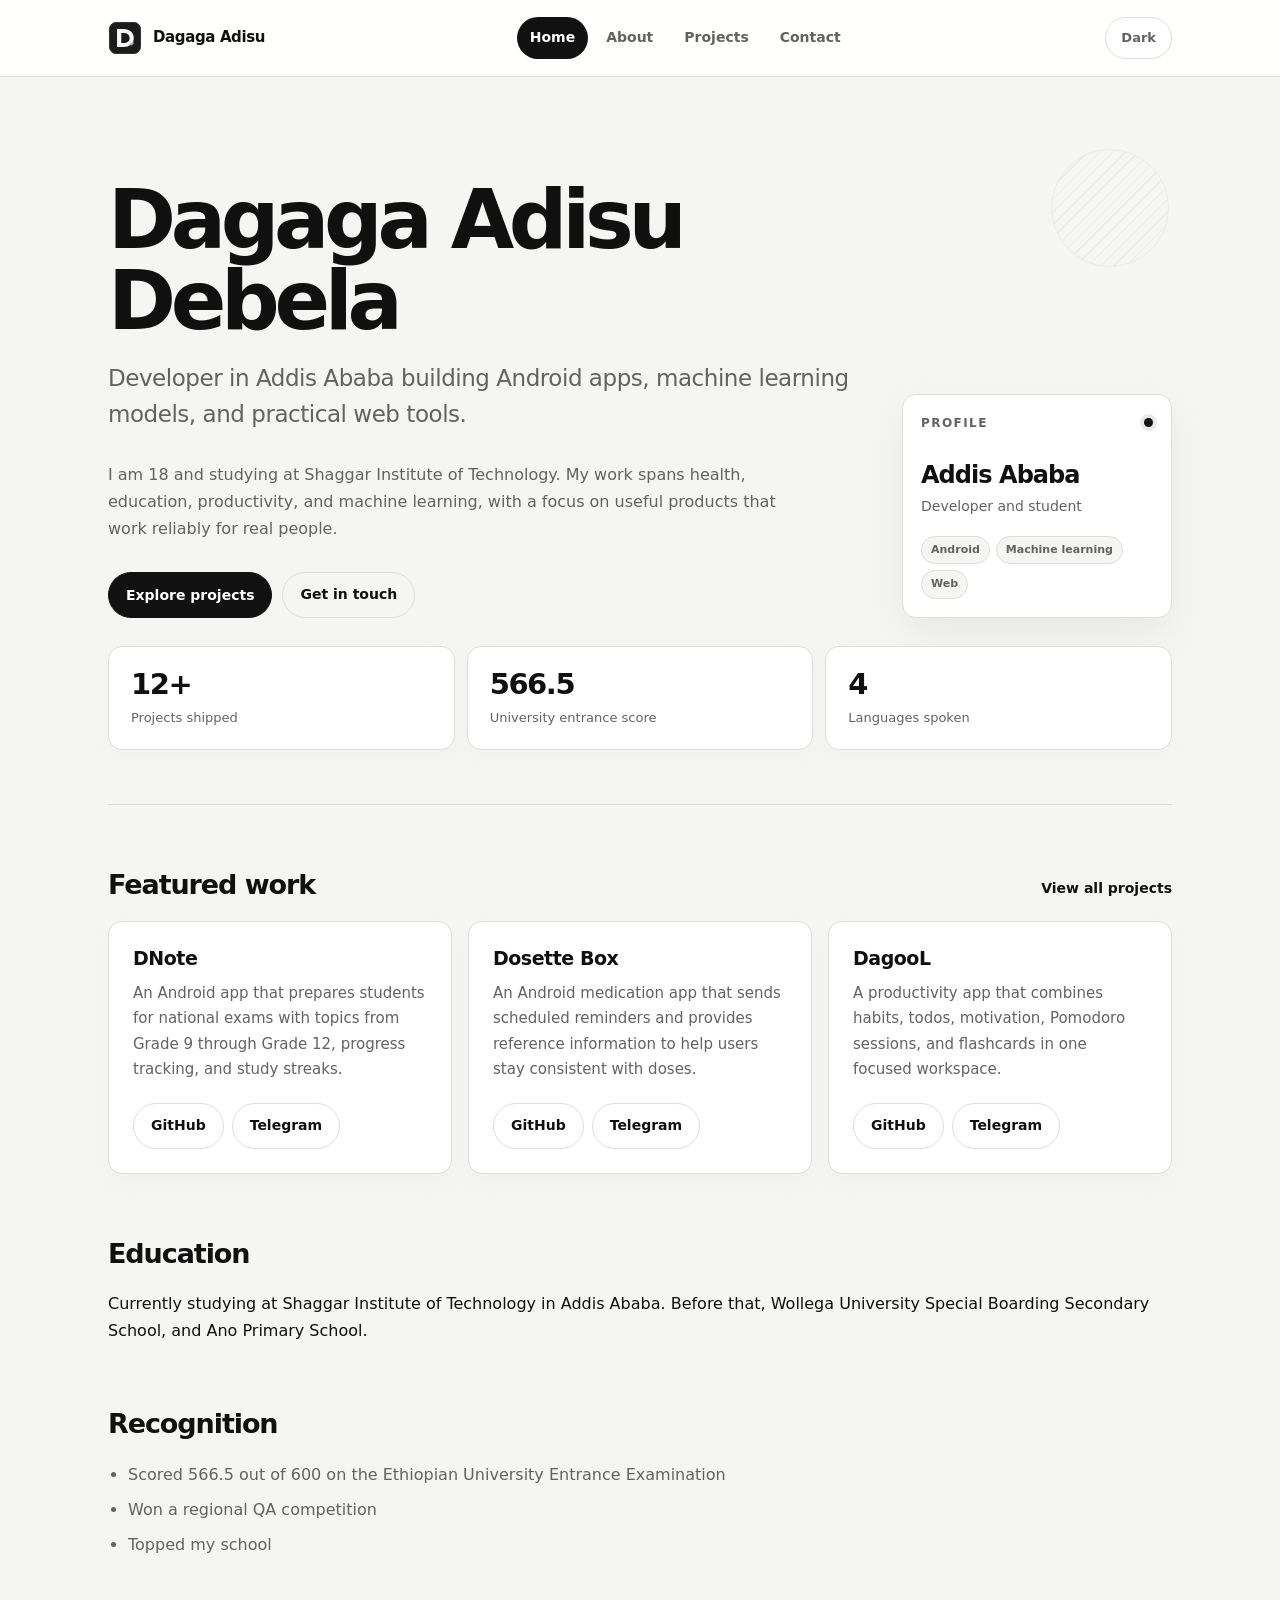
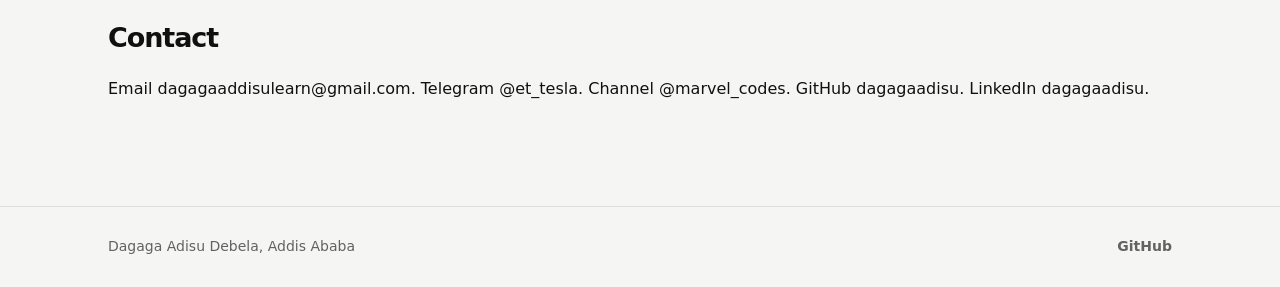
<file: index.html>
<!doctype html>
<html lang="en" data-theme="light">
<head>
<meta charset="utf-8">
<meta name="viewport" content="width=device-width, initial-scale=1">
<title>Dagaga Adisu Debela | Developer, ML and Android Builder in Addis Ababa</title>
<meta name="description" content="Dagaga Adisu Debela, also known as Dagaga Tesla, is an 18 year old developer from Addis Ababa building Android apps, machine learning models, and web tools. Student at Shaggar Institute of Technology.">
<meta name="keywords" content="Dagaga Adisu, Dagaga Adisu Debela, Dagaga A. Debela, Dagaga Tesla, Ethiopian developer, Addis Ababa developer, Android developer Ethiopia, machine learning Ethiopia, Shaggar Institute of Technology, SIT student, DNote app, Dosette Box, DagooL, marvel_codes">
<meta name="author" content="Dagaga Adisu Debela">
<link rel="canonical" href="https://dagagaadisu.github.io/">
<meta property="og:type" content="website">
<meta property="og:title" content="Dagaga Adisu Debela | Developer, ML and Android Builder">
<meta property="og:description" content="18 year old developer from Addis Ababa. Android apps, machine learning, web tools. Student at Shaggar Institute of Technology.">
<meta property="og:url" content="https://dagagaadisu.github.io/">
<meta property="og:image" content="https://dagagaadisu.github.io/logo.svg">
<meta property="og:locale" content="en_US">
<meta name="twitter:card" content="summary">
<meta name="twitter:title" content="Dagaga Adisu Debela | Developer">
<meta name="twitter:description" content="Android apps, machine learning, web tools. Addis Ababa.">
<meta name="twitter:image" content="https://dagagaadisu.github.io/logo.svg">
<link rel="icon" href="/logo.svg" type="image/svg+xml">
<script>
(function () {
  var theme = 'light';
  try {
    var stored = localStorage.getItem('theme');
    if (stored === 'dark' || stored === 'light') {
      theme = stored;
    } else if (window.matchMedia && window.matchMedia('(prefers-color-scheme: dark)').matches) {
      theme = 'dark';
    }
  } catch (e) {}
  document.documentElement.setAttribute('data-theme', theme);
})();
</script>
<link rel="stylesheet" href="/styles.css">
<script type="application/ld+json">
{
  "@context": "https://schema.org",
  "@type": "Person",
  "name": "Dagaga Adisu Debela",
  "alternateName": ["Dagaga Adisu", "Dagaga A. Debela", "Dagaga Tesla"],
  "url": "https://dagagaadisu.github.io/",
  "image": "https://dagagaadisu.github.io/logo.svg",
  "email": "mailto:dagagaaddisulearn@gmail.com",
  "gender": "Male",
  "birthDate": "2008-02-29",
  "jobTitle": "Developer",
  "knowsLanguage": ["Afan Oromo", "Amharic", "English", "French"],
  "address": {
    "@type": "PostalAddress",
    "addressLocality": "Addis Ababa",
    "addressCountry": "ET"
  },
  "alumniOf": [
    { "@type": "EducationalOrganization", "name": "Shaggar Institute of Technology" },
    { "@type": "EducationalOrganization", "name": "Wollega University Special Boarding Secondary School" },
    { "@type": "EducationalOrganization", "name": "Ano Primary School" }
  ],
  "sameAs": [
    "https://github.com/dagagaadisu",
    "https://www.linkedin.com/in/dagagaadisu",
    "https://t.me/et_tesla",
    "https://t.me/marvel_codes"
  ],
  "knowsAbout": [
    "Android development",
    "Machine learning",
    "Web development",
    "Graphic design"
  ]
}
</script>
</head>
<body>
<a class="skip" href="#main">Skip to content</a>

<header class="site">
  <div class="wrap">
    <a class="brand" href="/">
      <img src="/logo.svg" alt="" width="28" height="28">
      <span>Dagaga Adisu</span>
    </a>

    <div class="nav-right">
      <button class="theme-toggle" type="button" aria-label="Switch theme">Dark</button>
      <button class="nav-toggle" type="button" aria-expanded="false" aria-controls="primary-nav" aria-label="Open menu">
        <span class="bars" aria-hidden="true"></span>
      </button>
    </div>

    <nav class="site" id="primary-nav" aria-label="Primary">
      <a href="/" aria-current="page">Home</a>
      <a href="/about.html">About</a>
      <a href="/projects.html">Projects</a>
      <a href="/contact.html">Contact</a>
    </nav>
  </div>
</header>

<main id="main">
  <div class="wrap">
    <section class="hero">
      <div class="hero-grid">
        <div class="intro">
          <h1>Dagaga Adisu Debela</h1>
          <p class="lede">Developer in Addis Ababa building Android apps, machine learning models, and practical web tools.</p>
          <p>I am 18 and studying at Shaggar Institute of Technology. My work spans health, education, productivity, and machine learning, with a focus on useful products that work reliably for real people.</p>
          <div class="hero-actions">
            <a class="btn" href="/projects.html">Explore projects</a>
            <a class="btn-ghost" href="/contact.html">Get in touch</a>
          </div>
        </div>
        <aside class="profile-card" aria-label="Professional profile">
          <div class="profile-card-top">
            <span>Profile</span>
            <span aria-hidden="true"></span>
          </div>
          <div class="profile-card-body">
            <strong>Addis Ababa</strong>
            <span>Developer and student</span>
            <div class="profile-card-skills" aria-label="Core skills">
              <span>Android</span>
              <span>Machine learning</span>
              <span>Web</span>
            </div>
          </div>
        </aside>
      </div>
      <div class="stats" aria-label="Profile highlights">
        <div class="stat"><strong>12+</strong><span>Projects shipped</span></div>
        <div class="stat"><strong>566.5</strong><span>University entrance score</span></div>
        <div class="stat"><strong>4</strong><span>Languages spoken</span></div>
      </div>
    </section>

    <section>
      <div class="section-heading">
        <h2>Featured work</h2>
        <a href="/projects.html">View all projects</a>
      </div>
      <div class="card-grid">
        <article class="card">
          <h3>DNote</h3>
          <p>An Android app that prepares students for national exams with topics from Grade 9 through Grade 12, progress tracking, and study streaks.</p>
          <div class="actions">
            <a class="btn-ghost" href="https://github.com/dagagaadisu" rel="noopener">GitHub</a>
            <a class="btn-ghost" href="https://t.me/marvel_codes" rel="noopener">Telegram</a>
          </div>
        </article>

        <article class="card">
          <h3>Dosette Box</h3>
          <p>An Android medication app that sends scheduled reminders and provides reference information to help users stay consistent with doses.</p>
          <div class="actions">
            <a class="btn-ghost" href="https://github.com/dagagaadisu" rel="noopener">GitHub</a>
            <a class="btn-ghost" href="https://t.me/marvel_codes" rel="noopener">Telegram</a>
          </div>
        </article>

        <article class="card">
          <h3>DagooL</h3>
          <p>A productivity app that combines habits, todos, motivation, Pomodoro sessions, and flashcards in one focused workspace.</p>
          <div class="actions">
            <a class="btn-ghost" href="https://github.com/dagagaadisu" rel="noopener">GitHub</a>
            <a class="btn-ghost" href="https://t.me/marvel_codes" rel="noopener">Telegram</a>
          </div>
        </article>
      </div>
    </section>

    <h2>Education</h2>
    <p>Currently studying at Shaggar Institute of Technology in Addis Ababa. Before that, Wollega University Special Boarding Secondary School, and Ano Primary School.</p>

    <h2>Recognition</h2>
    <ul>
      <li>Scored 566.5 out of 600 on the Ethiopian University Entrance Examination</li>
      <li>Won a regional QA competition</li>
      <li>Topped my school</li>
    </ul>

    <h2>Contact</h2>
    <p>
      Email <a href="mailto:dagagaaddisulearn@gmail.com">dagagaaddisulearn@gmail.com</a>.
      Telegram <a href="https://t.me/et_tesla" rel="noopener">@et_tesla</a>.
      Channel <a href="https://t.me/marvel_codes" rel="noopener">@marvel_codes</a>.
      GitHub <a href="https://github.com/dagagaadisu" rel="noopener">dagagaadisu</a>.
      LinkedIn <a href="https://www.linkedin.com/in/dagagaadisu" rel="noopener">dagagaadisu</a>.
    </p>
  </div>
</main>

<footer class="site">
  <div class="wrap">
    <span>Dagaga Adisu Debela, Addis Ababa</span>
    <span><a href="https://github.com/dagagaadisu" rel="noopener">GitHub</a></span>
  </div>
</footer>

<script src="/main.js" defer></script>
</body>
</html>
</file>
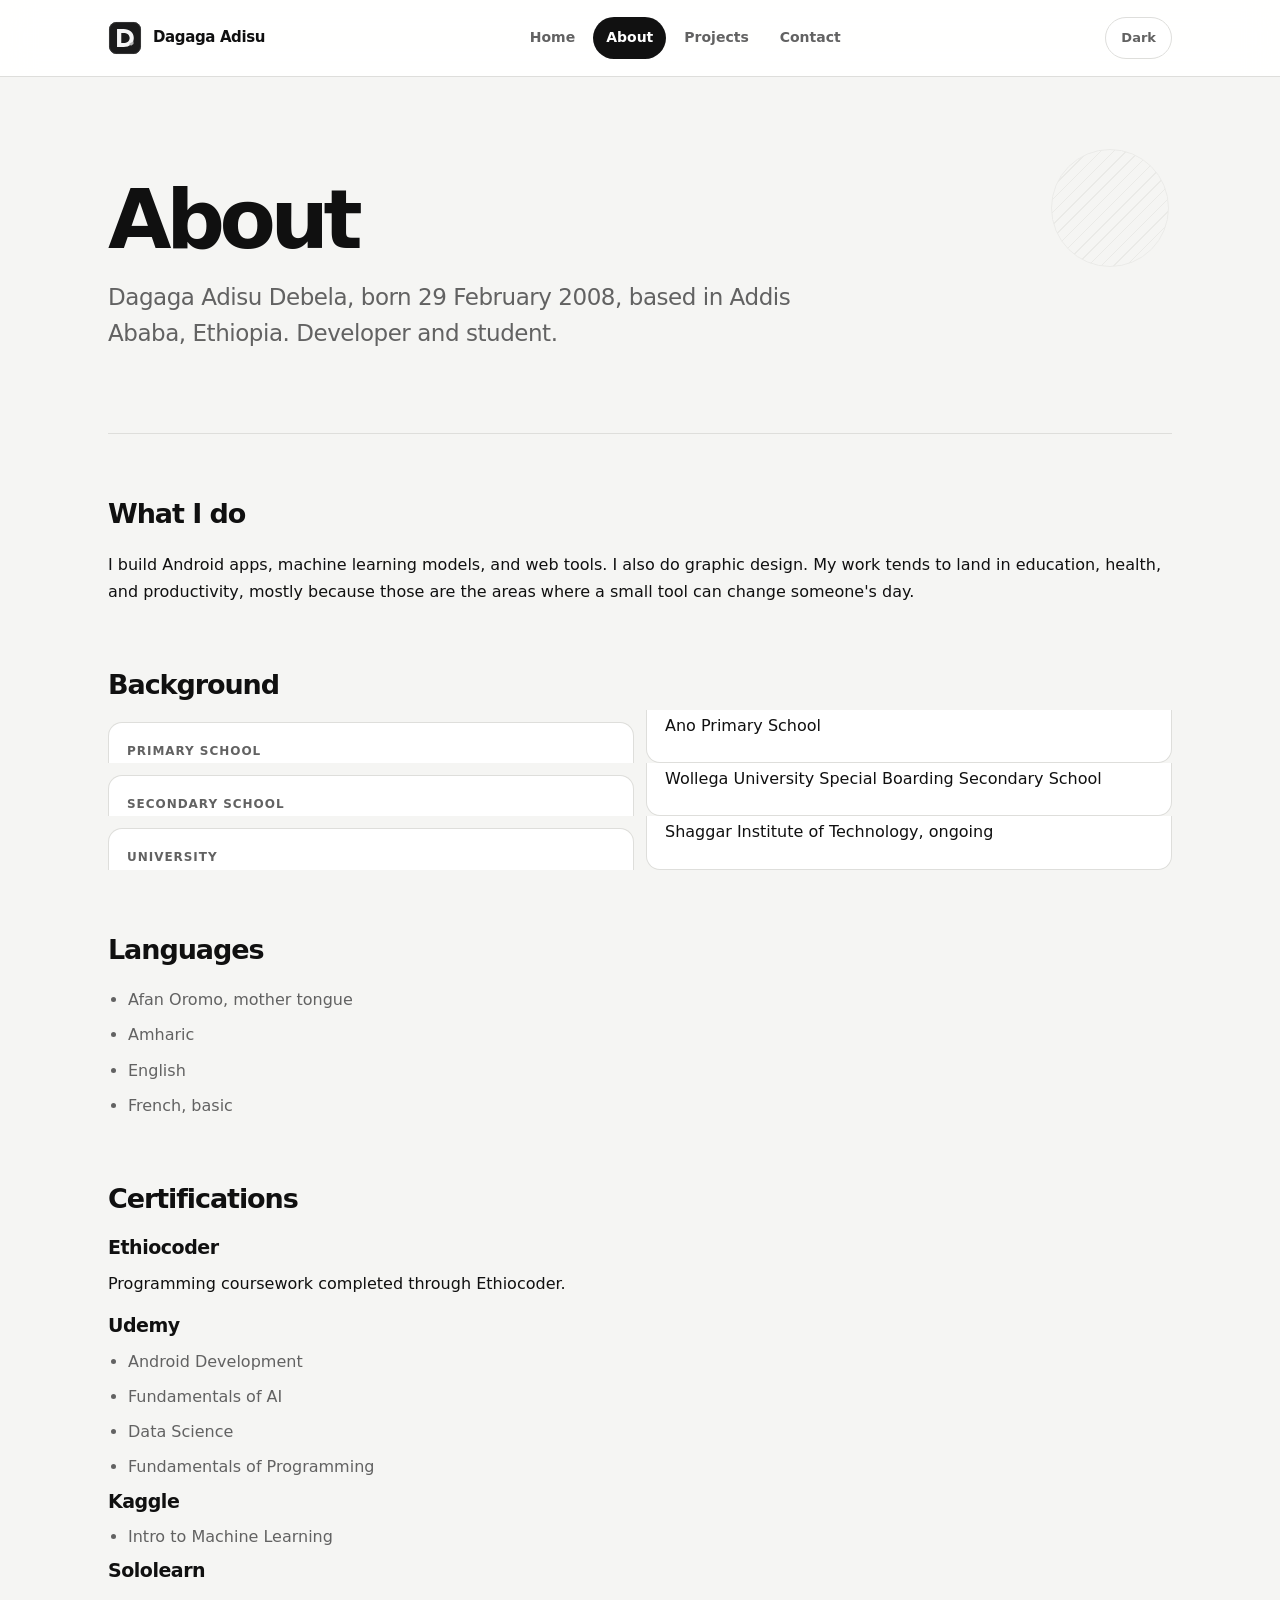
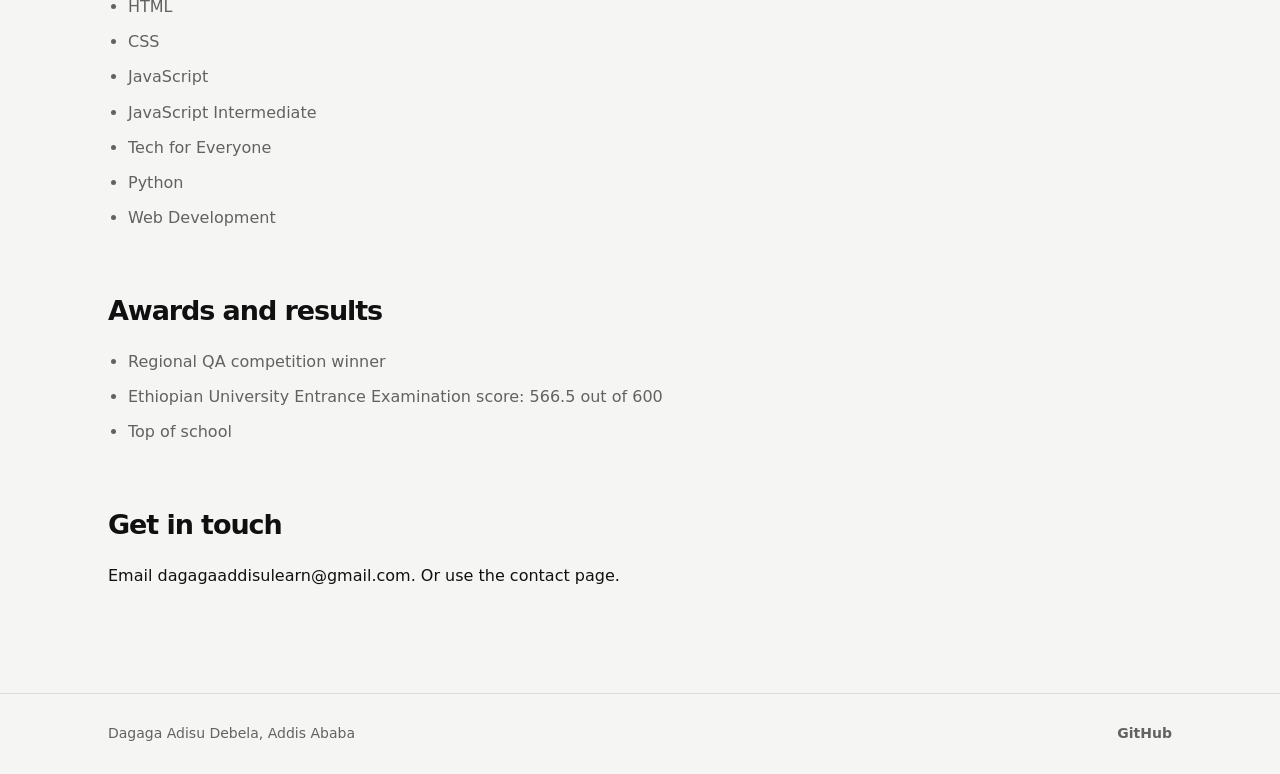
<file: about.html>
<!doctype html>
<html lang="en" data-theme="light">
<head>
<meta charset="utf-8">
<meta name="viewport" content="width=device-width, initial-scale=1">
<title>About Dagaga Adisu Debela | Developer, Student, Addis Ababa</title>
<meta name="description" content="About Dagaga Adisu Debela, an 18 year old developer and student at Shaggar Institute of Technology in Addis Ababa. Skills, education, certifications, and languages.">
<meta name="keywords" content="Dagaga Adisu Debela, Dagaga Tesla, about Dagaga Adisu, Ethiopian developer, Shaggar Institute of Technology, Ethiocoder, Sololearn, Kaggle, certifications">
<link rel="canonical" href="https://dagagaadisu.github.io/about.html">
<meta property="og:type" content="profile">
<meta property="og:title" content="About Dagaga Adisu Debela">
<meta property="og:description" content="Developer in Addis Ababa. Student at Shaggar Institute of Technology. Skills in Android, ML, web, and design.">
<meta property="og:url" content="https://dagagaadisu.github.io/about.html">
<meta property="og:image" content="https://dagagaadisu.github.io/logo.svg">
<link rel="icon" href="/logo.svg" type="image/svg+xml">
<script>
(function () {
  var theme = 'light';
  try {
    var stored = localStorage.getItem('theme');
    if (stored === 'dark' || stored === 'light') {
      theme = stored;
    } else if (window.matchMedia && window.matchMedia('(prefers-color-scheme: dark)').matches) {
      theme = 'dark';
    }
  } catch (e) {}
  document.documentElement.setAttribute('data-theme', theme);
})();
</script>
<link rel="stylesheet" href="/styles.css">
<script type="application/ld+json">
{
  "@context": "https://schema.org",
  "@type": "AboutPage",
  "url": "https://dagagaadisu.github.io/about.html",
  "mainEntity": {
    "@type": "Person",
    "name": "Dagaga Adisu Debela",
    "alternateName": ["Dagaga Adisu", "Dagaga A. Debela", "Dagaga Tesla"],
    "birthDate": "2008-02-29",
    "address": { "@type": "PostalAddress", "addressLocality": "Addis Ababa", "addressCountry": "ET" },
    "knowsLanguage": ["Afan Oromo", "Amharic", "English", "French"],
    "sameAs": [
      "https://github.com/dagagaadisu",
      "https://www.linkedin.com/in/dagagaadisu",
      "https://t.me/et_tesla",
      "https://t.me/marvel_codes"
    ]
  }
}
</script>
</head>
<body>
<a class="skip" href="#main">Skip to content</a>

<header class="site">
  <div class="wrap">
    <a class="brand" href="/">
      <img src="/logo.svg" alt="" width="28" height="28">
      <span>Dagaga Adisu</span>
    </a>

    <div class="nav-right">
      <button class="theme-toggle" type="button" aria-label="Switch theme">Dark</button>
      <button class="nav-toggle" type="button" aria-expanded="false" aria-controls="primary-nav" aria-label="Open menu">
        <span class="bars" aria-hidden="true"></span>
      </button>
    </div>

    <nav class="site" id="primary-nav" aria-label="Primary">
      <a href="/">Home</a>
      <a href="/about.html" aria-current="page">About</a>
      <a href="/projects.html">Projects</a>
      <a href="/contact.html">Contact</a>
    </nav>
  </div>
</header>

<main id="main">
  <div class="wrap">
    <section class="hero">
      <div class="intro">
        <h1>About</h1>
        <p class="lede">Dagaga Adisu Debela, born 29 February 2008, based in Addis Ababa, Ethiopia. Developer and student.</p>
      </div>
    </section>

    <h2>What I do</h2>
    <p>I build Android apps, machine learning models, and web tools. I also do graphic design. My work tends to land in education, health, and productivity, mostly because those are the areas where a small tool can change someone's day.</p>

    <h2>Background</h2>
    <dl class="meta">
      <dt>Primary school</dt>
      <dd>Ano Primary School</dd>
      <dt>Secondary school</dt>
      <dd>Wollega University Special Boarding Secondary School</dd>
      <dt>University</dt>
      <dd>Shaggar Institute of Technology, ongoing</dd>
    </dl>

    <h2>Languages</h2>
    <ul>
      <li>Afan Oromo, mother tongue</li>
      <li>Amharic</li>
      <li>English</li>
      <li>French, basic</li>
    </ul>

    <h2>Certifications</h2>
    <h3>Ethiocoder</h3>
    <p>Programming coursework completed through Ethiocoder.</p>

    <h3>Udemy</h3>
    <ul>
      <li>Android Development</li>
      <li>Fundamentals of AI</li>
      <li>Data Science</li>
      <li>Fundamentals of Programming</li>
    </ul>

    <h3>Kaggle</h3>
    <ul>
      <li>Intro to Machine Learning</li>
    </ul>

    <h3>Sololearn</h3>
    <ul>
      <li>HTML</li>
      <li>CSS</li>
      <li>JavaScript</li>
      <li>JavaScript Intermediate</li>
      <li>Tech for Everyone</li>
      <li>Python</li>
      <li>Web Development</li>
    </ul>

    <h2>Awards and results</h2>
    <ul>
      <li>Regional QA competition winner</li>
      <li>Ethiopian University Entrance Examination score: 566.5 out of 600</li>
      <li>Top of school</li>
    </ul>

    <h2>Get in touch</h2>
    <p>Email <a href="mailto:dagagaaddisulearn@gmail.com">dagagaaddisulearn@gmail.com</a>. Or use the <a href="/contact.html">contact page</a>.</p>
  </div>
</main>

<footer class="site">
  <div class="wrap">
    <span>Dagaga Adisu Debela, Addis Ababa</span>
    <span><a href="https://github.com/dagagaadisu" rel="noopener">GitHub</a></span>
  </div>
</footer>

<script src="/main.js" defer></script>
</body>
</html>
</file>
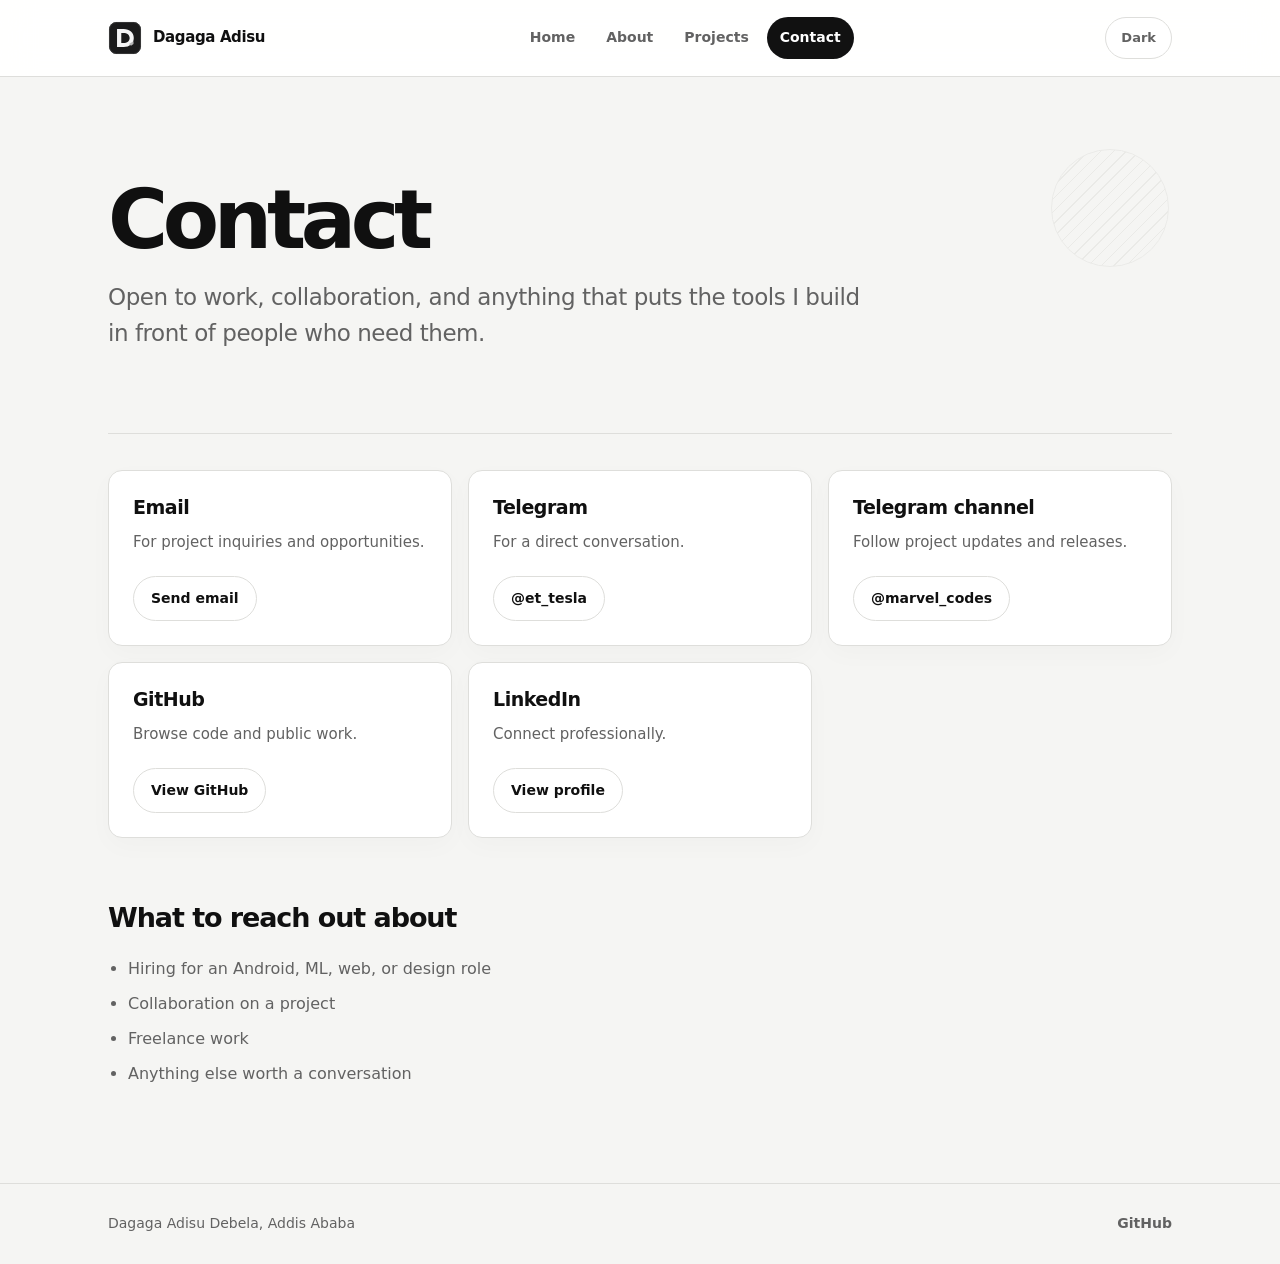
<file: contact.html>
<!doctype html>
<html lang="en" data-theme="light">
<head>
<meta charset="utf-8">
<meta name="viewport" content="width=device-width, initial-scale=1">
<title>Contact Dagaga Adisu Debela | Email, GitHub, LinkedIn, Telegram</title>
<meta name="description" content="Contact Dagaga Adisu Debela by email, GitHub, LinkedIn, or Telegram. Open to work, collaboration, and freelance projects.">
<meta name="keywords" content="contact Dagaga Adisu, Dagaga Adisu email, hire Dagaga Adisu, Dagaga Tesla contact, Ethiopian developer contact">
<link rel="canonical" href="https://dagagaadisu.github.io/contact.html">
<meta property="og:type" content="website">
<meta property="og:title" content="Contact Dagaga Adisu Debela">
<meta property="og:description" content="Email, GitHub, LinkedIn, and Telegram.">
<meta property="og:url" content="https://dagagaadisu.github.io/contact.html">
<meta property="og:image" content="https://dagagaadisu.github.io/logo.svg">
<link rel="icon" href="/logo.svg" type="image/svg+xml">
<script>
(function () {
  var theme = 'light';
  try {
    var stored = localStorage.getItem('theme');
    if (stored === 'dark' || stored === 'light') {
      theme = stored;
    } else if (window.matchMedia && window.matchMedia('(prefers-color-scheme: dark)').matches) {
      theme = 'dark';
    }
  } catch (e) {}
  document.documentElement.setAttribute('data-theme', theme);
})();
</script>
<link rel="stylesheet" href="/styles.css">
</head>
<body>
<a class="skip" href="#main">Skip to content</a>

<header class="site">
  <div class="wrap">
    <a class="brand" href="/">
      <img src="/logo.svg" alt="" width="28" height="28">
      <span>Dagaga Adisu</span>
    </a>

    <div class="nav-right">
      <button class="theme-toggle" type="button" aria-label="Switch theme">Dark</button>
      <button class="nav-toggle" type="button" aria-expanded="false" aria-controls="primary-nav" aria-label="Open menu">
        <span class="bars" aria-hidden="true"></span>
      </button>
    </div>

    <nav class="site" id="primary-nav" aria-label="Primary">
      <a href="/">Home</a>
      <a href="/about.html">About</a>
      <a href="/projects.html">Projects</a>
      <a href="/contact.html" aria-current="page">Contact</a>
    </nav>
  </div>
</header>

<main id="main">
  <div class="wrap">
    <section class="hero">
      <div class="intro">
        <h1>Contact</h1>
        <p class="lede">Open to work, collaboration, and anything that puts the tools I build in front of people who need them.</p>
      </div>
    </section>

    <div class="card-grid contact-grid">
      <article class="card">
        <h3>Email</h3>
        <p>For project inquiries and opportunities.</p>
        <div class="actions"><a class="btn-ghost" href="mailto:dagagaaddisulearn@gmail.com">Send email</a></div>
      </article>
      <article class="card">
        <h3>Telegram</h3>
        <p>For a direct conversation.</p>
        <div class="actions"><a class="btn-ghost" href="https://t.me/et_tesla" rel="noopener">@et_tesla</a></div>
      </article>
      <article class="card">
        <h3>Telegram channel</h3>
        <p>Follow project updates and releases.</p>
        <div class="actions"><a class="btn-ghost" href="https://t.me/marvel_codes" rel="noopener">@marvel_codes</a></div>
      </article>
      <article class="card">
        <h3>GitHub</h3>
        <p>Browse code and public work.</p>
        <div class="actions"><a class="btn-ghost" href="https://github.com/dagagaadisu" rel="noopener">View GitHub</a></div>
      </article>
      <article class="card">
        <h3>LinkedIn</h3>
        <p>Connect professionally.</p>
        <div class="actions"><a class="btn-ghost" href="https://www.linkedin.com/in/dagagaadisu" rel="noopener">View profile</a></div>
      </article>
    </div>

    <h2>What to reach out about</h2>
    <ul>
      <li>Hiring for an Android, ML, web, or design role</li>
      <li>Collaboration on a project</li>
      <li>Freelance work</li>
      <li>Anything else worth a conversation</li>
    </ul>
  </div>
</main>

<footer class="site">
  <div class="wrap">
    <span>Dagaga Adisu Debela, Addis Ababa</span>
    <span><a href="https://github.com/dagagaadisu" rel="noopener">GitHub</a></span>
  </div>
</footer>

<script src="/main.js" defer></script>
</body>
</html>
</file>
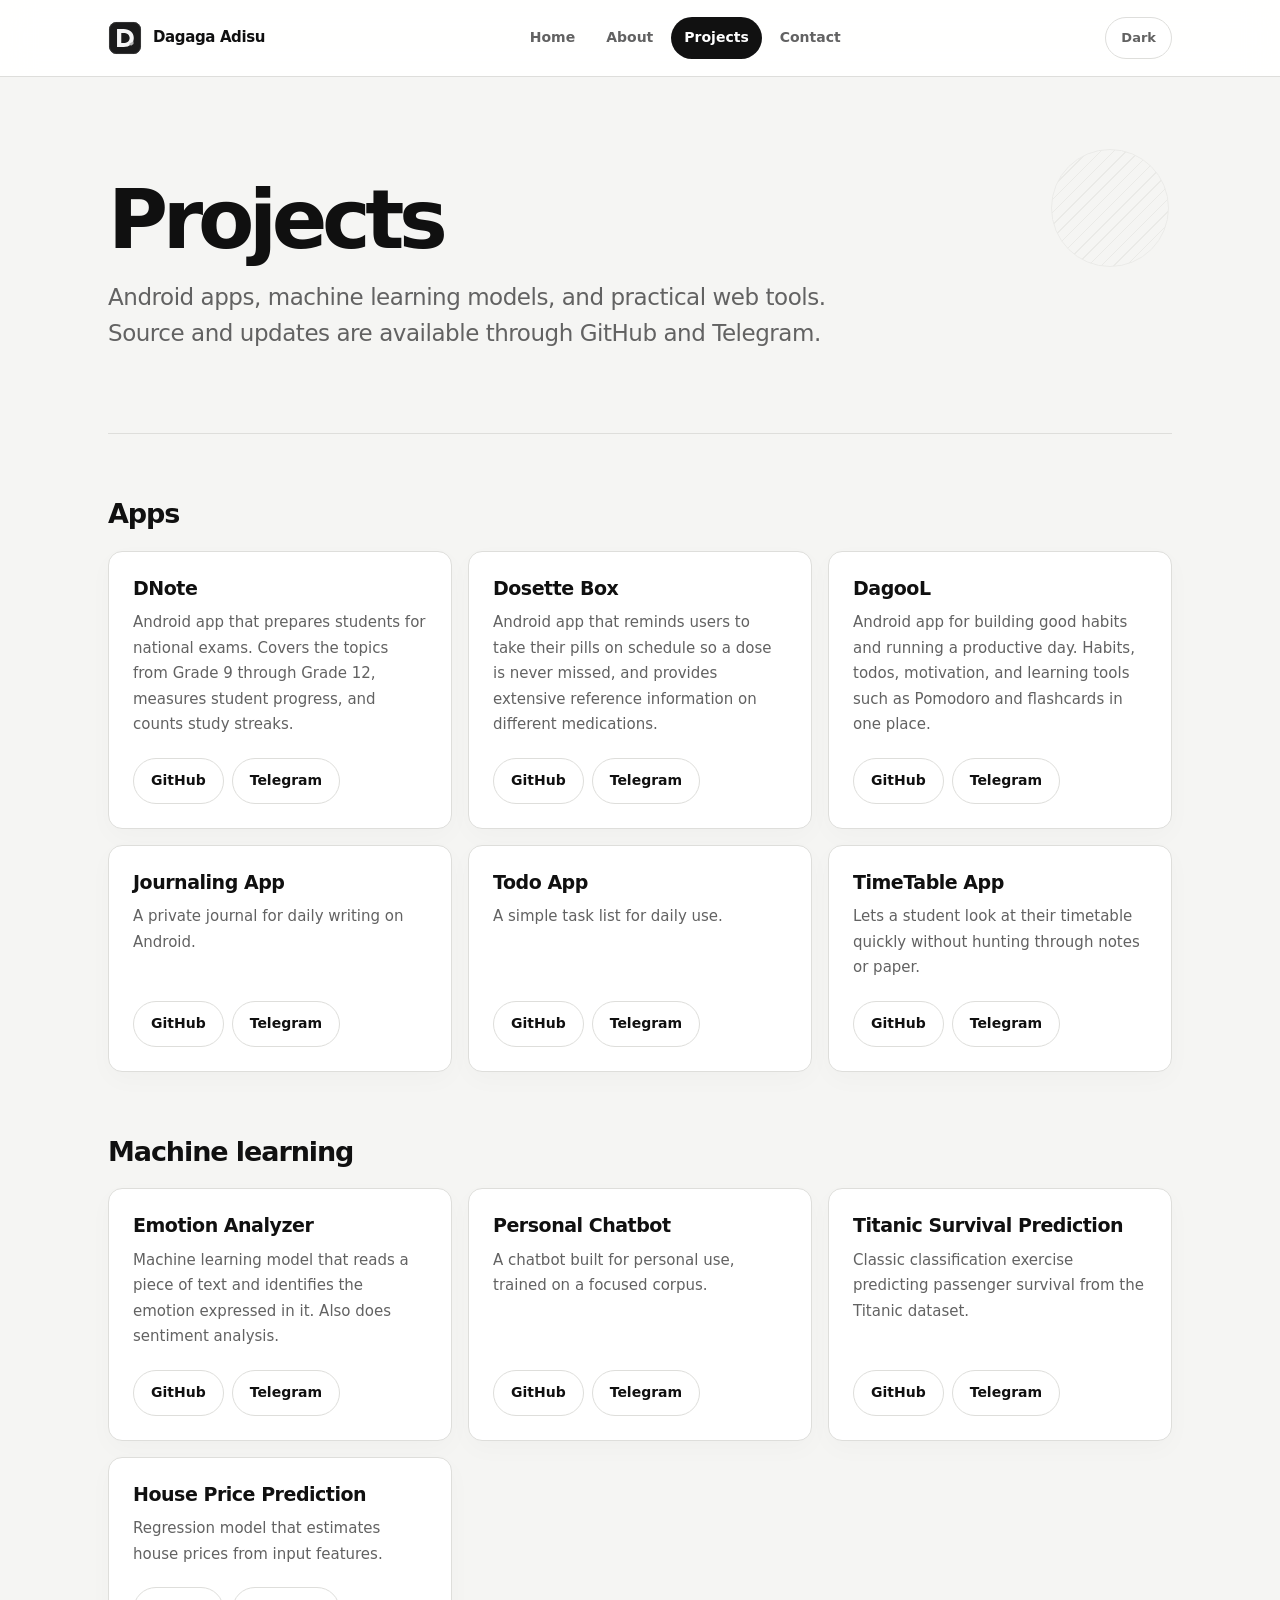
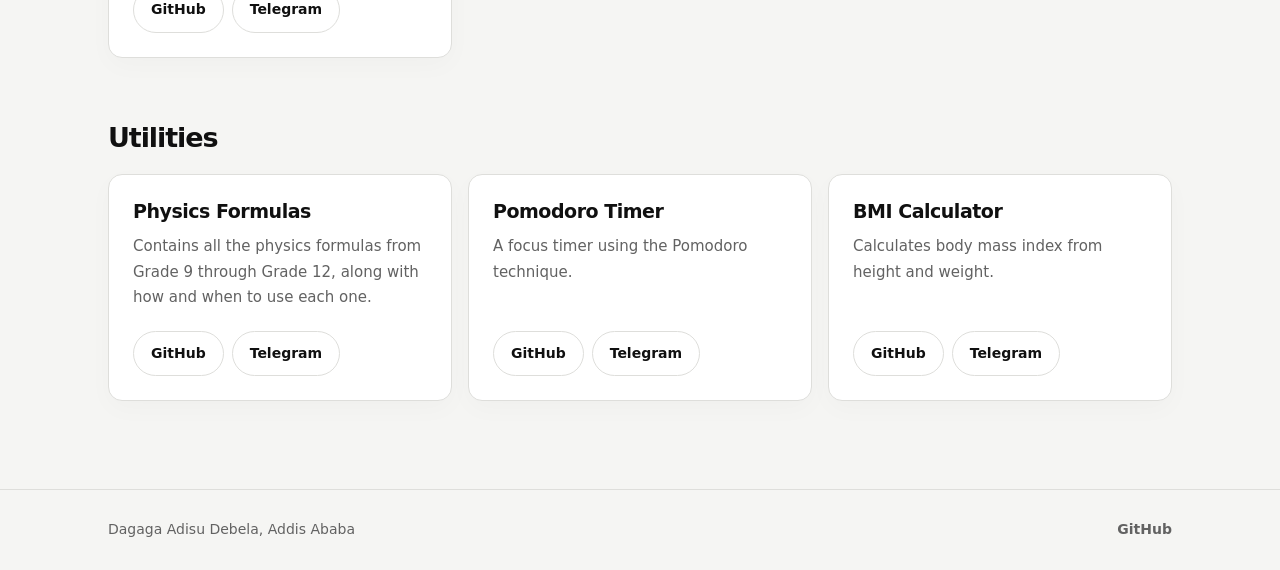
<file: projects.html>
<!doctype html>
<html lang="en" data-theme="light">
<head>
<meta charset="utf-8">
<meta name="viewport" content="width=device-width, initial-scale=1">
<title>Projects by Dagaga Adisu Debela | Android, ML, Web</title>
<meta name="description" content="Projects built by Dagaga Adisu Debela, including DNote, Dosette Box, DagooL, Emotion Analyzer, and more. Android apps, machine learning models, and web tools.">
<meta name="keywords" content="Dagaga Adisu projects, DNote app, Dosette Box app, DagooL app, Emotion Analyzer, Titanic prediction, House price prediction, Ethiopian developer projects">
<link rel="canonical" href="https://dagagaadisu.github.io/projects.html">
<meta property="og:type" content="website">
<meta property="og:title" content="Projects by Dagaga Adisu Debela">
<meta property="og:description" content="Android apps, ML models, and web tools built by Dagaga Adisu Debela.">
<meta property="og:url" content="https://dagagaadisu.github.io/projects.html">
<meta property="og:image" content="https://dagagaadisu.github.io/logo.svg">
<link rel="icon" href="/logo.svg" type="image/svg+xml">
<script>
(function () {
  var theme = 'light';
  try {
    var stored = localStorage.getItem('theme');
    if (stored === 'dark' || stored === 'light') {
      theme = stored;
    } else if (window.matchMedia && window.matchMedia('(prefers-color-scheme: dark)').matches) {
      theme = 'dark';
    }
  } catch (e) {}
  document.documentElement.setAttribute('data-theme', theme);
})();
</script>
<link rel="stylesheet" href="/styles.css">
<script type="application/ld+json">
{
  "@context": "https://schema.org",
  "@type": "CollectionPage",
  "url": "https://dagagaadisu.github.io/projects.html",
  "name": "Projects by Dagaga Adisu Debela",
  "about": "Android apps, machine learning models, and web tools",
  "author": { "@type": "Person", "name": "Dagaga Adisu Debela" },
  "hasPart": [
    { "@type": "SoftwareApplication", "name": "DNote", "applicationCategory": "EducationalApplication" },
    { "@type": "SoftwareApplication", "name": "Dosette Box", "applicationCategory": "HealthApplication" },
    { "@type": "SoftwareApplication", "name": "DagooL", "applicationCategory": "ProductivityApplication" },
    { "@type": "SoftwareApplication", "name": "Emotion Analyzer", "applicationCategory": "MachineLearningApplication" },
    { "@type": "SoftwareApplication", "name": "Personal Chatbot", "applicationCategory": "MachineLearningApplication" }
  ]
}
</script>
</head>
<body>
<a class="skip" href="#main">Skip to content</a>

<header class="site">
  <div class="wrap">
    <a class="brand" href="/">
      <img src="/logo.svg" alt="" width="28" height="28">
      <span>Dagaga Adisu</span>
    </a>

    <div class="nav-right">
      <button class="theme-toggle" type="button" aria-label="Switch theme">Dark</button>
      <button class="nav-toggle" type="button" aria-expanded="false" aria-controls="primary-nav" aria-label="Open menu">
        <span class="bars" aria-hidden="true"></span>
      </button>
    </div>

    <nav class="site" id="primary-nav" aria-label="Primary">
      <a href="/">Home</a>
      <a href="/about.html">About</a>
      <a href="/projects.html" aria-current="page">Projects</a>
      <a href="/contact.html">Contact</a>
    </nav>
  </div>
</header>

<main id="main">
  <div class="wrap">
    <section class="hero">
      <div class="intro">
        <h1>Projects</h1>
        <p class="lede">Android apps, machine learning models, and practical web tools. Source and updates are available through GitHub and Telegram.</p>
      </div>
    </section>

    <h2>Apps</h2>
    <div class="project-section">
    <div class="card">
      <h3>DNote</h3>
      <p>Android app that prepares students for national exams. Covers the topics from Grade 9 through Grade 12, measures student progress, and counts study streaks.</p>
      <div class="actions">
        <a class="btn-ghost" href="https://github.com/dagagaadisu" rel="noopener">GitHub</a>
        <a class="btn-ghost" href="https://t.me/marvel_codes" rel="noopener">Telegram</a>
      </div>
    </div>

    <div class="card">
      <h3>Dosette Box</h3>
      <p>Android app that reminds users to take their pills on schedule so a dose is never missed, and provides extensive reference information on different medications.</p>
      <div class="actions">
        <a class="btn-ghost" href="https://github.com/dagagaadisu" rel="noopener">GitHub</a>
        <a class="btn-ghost" href="https://t.me/marvel_codes" rel="noopener">Telegram</a>
      </div>
    </div>

    <div class="card">
      <h3>DagooL</h3>
      <p>Android app for building good habits and running a productive day. Habits, todos, motivation, and learning tools such as Pomodoro and flashcards in one place.</p>
      <div class="actions">
        <a class="btn-ghost" href="https://github.com/dagagaadisu" rel="noopener">GitHub</a>
        <a class="btn-ghost" href="https://t.me/marvel_codes" rel="noopener">Telegram</a>
      </div>
    </div>

    <div class="card">
      <h3>Journaling App</h3>
      <p>A private journal for daily writing on Android.</p>
      <div class="actions">
        <a class="btn-ghost" href="https://github.com/dagagaadisu" rel="noopener">GitHub</a>
        <a class="btn-ghost" href="https://t.me/marvel_codes" rel="noopener">Telegram</a>
      </div>
    </div>

    <div class="card">
      <h3>Todo App</h3>
      <p>A simple task list for daily use.</p>
      <div class="actions">
        <a class="btn-ghost" href="https://github.com/dagagaadisu" rel="noopener">GitHub</a>
        <a class="btn-ghost" href="https://t.me/marvel_codes" rel="noopener">Telegram</a>
      </div>
    </div>

    <div class="card">
      <h3>TimeTable App</h3>
      <p>Lets a student look at their timetable quickly without hunting through notes or paper.</p>
      <div class="actions">
        <a class="btn-ghost" href="https://github.com/dagagaadisu" rel="noopener">GitHub</a>
        <a class="btn-ghost" href="https://t.me/marvel_codes" rel="noopener">Telegram</a>
      </div>
    </div>
    </div>

    <h2>Machine learning</h2>
    <div class="project-section">
    <div class="card">
      <h3>Emotion Analyzer</h3>
      <p>Machine learning model that reads a piece of text and identifies the emotion expressed in it. Also does sentiment analysis.</p>
      <div class="actions">
        <a class="btn-ghost" href="https://github.com/dagagaadisu" rel="noopener">GitHub</a>
        <a class="btn-ghost" href="https://t.me/marvel_codes" rel="noopener">Telegram</a>
      </div>
    </div>

    <div class="card">
      <h3>Personal Chatbot</h3>
      <p>A chatbot built for personal use, trained on a focused corpus.</p>
      <div class="actions">
        <a class="btn-ghost" href="https://github.com/dagagaadisu" rel="noopener">GitHub</a>
        <a class="btn-ghost" href="https://t.me/marvel_codes" rel="noopener">Telegram</a>
      </div>
    </div>

    <div class="card">
      <h3>Titanic Survival Prediction</h3>
      <p>Classic classification exercise predicting passenger survival from the Titanic dataset.</p>
      <div class="actions">
        <a class="btn-ghost" href="https://github.com/dagagaadisu" rel="noopener">GitHub</a>
        <a class="btn-ghost" href="https://t.me/marvel_codes" rel="noopener">Telegram</a>
      </div>
    </div>

    <div class="card">
      <h3>House Price Prediction</h3>
      <p>Regression model that estimates house prices from input features.</p>
      <div class="actions">
        <a class="btn-ghost" href="https://github.com/dagagaadisu" rel="noopener">GitHub</a>
        <a class="btn-ghost" href="https://t.me/marvel_codes" rel="noopener">Telegram</a>
      </div>
    </div>
    </div>

    <h2>Utilities</h2>
    <div class="project-section">
    <div class="card">
      <h3>Physics Formulas</h3>
      <p>Contains all the physics formulas from Grade 9 through Grade 12, along with how and when to use each one.</p>
      <div class="actions">
        <a class="btn-ghost" href="https://github.com/dagagaadisu" rel="noopener">GitHub</a>
        <a class="btn-ghost" href="https://t.me/marvel_codes" rel="noopener">Telegram</a>
      </div>
    </div>

    <div class="card">
      <h3>Pomodoro Timer</h3>
      <p>A focus timer using the Pomodoro technique.</p>
      <div class="actions">
        <a class="btn-ghost" href="https://github.com/dagagaadisu" rel="noopener">GitHub</a>
        <a class="btn-ghost" href="https://t.me/marvel_codes" rel="noopener">Telegram</a>
      </div>
    </div>

    <div class="card">
      <h3>BMI Calculator</h3>
      <p>Calculates body mass index from height and weight.</p>
      <div class="actions">
        <a class="btn-ghost" href="https://github.com/dagagaadisu" rel="noopener">GitHub</a>
        <a class="btn-ghost" href="https://t.me/marvel_codes" rel="noopener">Telegram</a>
      </div>
    </div>
    </div>
  </div>
</main>

<footer class="site">
  <div class="wrap">
    <span>Dagaga Adisu Debela, Addis Ababa</span>
    <span><a href="https://github.com/dagagaadisu" rel="noopener">GitHub</a></span>
  </div>
</footer>

<script src="/main.js" defer></script>
</body>
</html>
</file>
<file: styles.css>
@import url("https://cdn.jsdelivr.net/npm/bootstrap@5.3.3/dist/css/bootstrap.min.css");

:root {
  color-scheme: light;
  --bg: #f5f5f3;
  --bg-elevated: #ffffff;
  --fg: #101010;
  --fg-soft: #626262;
  --line: #dededb;
  --accent: #111111;
  --accent-hover: #383838;
  --accent-soft: #e9e9e7;
  --accent-fg: #ffffff;
  --max: 1120px;
  --radius: 14px;
  --shadow: 0 16px 42px rgba(0, 0, 0, .055);
}
html[data-theme="dark"] {
  color-scheme: dark;
  --bg: #101010;
  --bg-elevated: #181818;
  --fg: #f5f5f5;
  --fg-soft: #aaa;
  --line: #303030;
  --accent: #f4f4f4;
  --accent-hover: #d7d7d7;
  --accent-soft: #252525;
  --accent-fg: #101010;
  --shadow: 0 16px 42px rgba(0, 0, 0, .22);
}
* { box-sizing: border-box; }
html { scroll-behavior: smooth; }
body { margin: 0; background: var(--bg); color: var(--fg); font: 16px/1.7 Inter, ui-sans-serif, system-ui, -apple-system, "Segoe UI", sans-serif; -webkit-font-smoothing: antialiased; }
a { color: var(--accent); text-decoration: none; }
a:hover { text-decoration: underline; text-underline-offset: 3px; }
:focus-visible { outline: 3px solid currentColor; outline-offset: 4px; }
.wrap { max-width: var(--max); margin: 0 auto; padding-inline: 28px; }
header.site { position: sticky; top: 0; z-index: 20; border-bottom: 1px solid var(--line); background: color-mix(in srgb, var(--bg-elevated) 92%, transparent); backdrop-filter: blur(16px); }
header.site .wrap { min-height: 76px; display: flex; align-items: center; justify-content: space-between; gap: 28px; }
.brand { display: flex; align-items: center; gap: 11px; color: var(--fg); font-size: 15px; font-weight: 800; letter-spacing: -.025em; white-space: nowrap; }
.brand img { width: 34px; height: 34px; display: block; filter: grayscale(1); }
.brand:hover { text-decoration: none; }
.nav-right { display: flex; align-items: center; gap: 9px; order: 3; }
.nav-toggle, .theme-toggle { min-height: 42px; border: 1px solid var(--line); border-radius: 999px; background: var(--bg-elevated); color: var(--fg); cursor: pointer; transition: background 160ms ease, border-color 160ms ease, transform 160ms ease; }
.nav-toggle { display: none; width: 42px; height: 42px; }
.nav-toggle .bars { display: block; width: 16px; height: 12px; margin: auto; position: relative; }
.nav-toggle .bars::before, .nav-toggle .bars::after { content: ""; position: absolute; left: 0; width: 16px; height: 2px; background: currentColor; }
.nav-toggle .bars::before { top: 2px; }
.nav-toggle .bars::after { bottom: 2px; }
.theme-toggle { padding: 8px 15px; color: var(--fg-soft); font-size: 13px; font-weight: 700; }
.nav-toggle:hover, .theme-toggle:hover { border-color: var(--fg); color: var(--fg); transform: translateY(-1px); }
nav.site { display: flex; align-items: center; gap: 5px; }
nav.site a { padding: 9px 13px; border-radius: 999px; color: var(--fg-soft); font-size: 14px; font-weight: 700; transition: color 150ms ease, background 150ms ease; }
nav.site a:hover, nav.site a[aria-current="page"] { background: var(--accent); color: var(--accent-fg); text-decoration: none; }
main { min-height: calc(100vh - 150px); padding: 72px 0 88px; }
h1 { max-width: 860px; margin: 0 0 20px; font-size: clamp(44px, 7vw, 82px); line-height: .99; letter-spacing: -.065em; font-weight: 800; }
h2 { margin: 64px 0 20px; font-size: 27px; line-height: 1.2; letter-spacing: -.04em; font-weight: 800; }
h3 { margin: 0 0 9px; font-size: 19px; line-height: 1.35; letter-spacing: -.025em; font-weight: 750; }
p { margin: 0 0 16px; }
.lede { max-width: 760px; margin: 0 0 28px; color: var(--fg-soft); font-size: clamp(18px, 2.3vw, 23px); line-height: 1.55; letter-spacing: -.02em; }
.intro { max-width: 800px; }
.intro > p:not(.lede) { max-width: 680px; color: var(--fg-soft); }
.hero { position: relative; padding: 30px 0 54px; border-bottom: 1px solid var(--line); }
.hero::before { content: ""; position: absolute; top: 0; right: 3px; width: 118px; height: 118px; border: 1px solid var(--line); border-radius: 50%; background: repeating-linear-gradient(135deg, transparent 0 8px, var(--line) 8px 9px); opacity: .46; pointer-events: none; }
.hero-grid { display: grid; grid-template-columns: minmax(0, 1fr) 270px; align-items: end; gap: 42px; }
.hero-actions { display: flex; gap: 10px; flex-wrap: wrap; margin-top: 30px; }
.profile-card { overflow: hidden; min-height: 190px; padding: 18px; border: 1px solid var(--line); border-radius: var(--radius); background: var(--bg-elevated); box-shadow: var(--shadow); }
.profile-card-top { display: flex; justify-content: space-between; align-items: center; color: var(--fg-soft); font-size: 12px; font-weight: 800; letter-spacing: .12em; text-transform: uppercase; }
.profile-card-top span:last-child { width: 9px; height: 9px; border-radius: 50%; background: var(--fg); box-shadow: 0 0 0 4px var(--accent-soft); }
.profile-card-body { display: flex; flex-direction: column; gap: 5px; padding-top: 28px; }
.profile-card-body strong { font-size: 24px; line-height: 1.2; letter-spacing: -.04em; }
.profile-card-body > span { color: var(--fg-soft); font-size: 14px; }
.profile-card-skills { display: flex; flex-wrap: wrap; gap: 6px; margin-top: 12px; }
.profile-card-skills span { padding: 4px 9px; border: 1px solid var(--line); border-radius: 999px; background: var(--bg); color: var(--fg-soft); font-size: 11px; font-weight: 700; }
.stats { display: grid; grid-template-columns: repeat(3, minmax(0, 1fr)); gap: 12px; margin: 28px 0 0; }
.stat { padding: 20px 22px; border: 1px solid var(--line); border-radius: var(--radius); background: var(--bg-elevated); box-shadow: 0 5px 20px rgba(0, 0, 0, .025); }
.stat strong { display: block; font-size: 29px; line-height: 1.2; letter-spacing: -.05em; }
.stat span { display: block; margin-top: 5px; color: var(--fg-soft); font-size: 13px; }
.section-heading { display: flex; align-items: end; justify-content: space-between; gap: 20px; margin: 64px 0 20px; }
.section-heading h2 { margin: 0; }
.section-heading a { font-size: 14px; font-weight: 750; }
.card-grid, .project-section { display: grid; grid-template-columns: repeat(3, minmax(0, 1fr)); gap: 16px; }
.contact-grid { margin-top: 36px; }
.card { min-width: 0; display: flex; flex-direction: column; padding: 24px; border: 1px solid var(--line); border-radius: var(--radius); background: var(--bg-elevated); color: var(--fg); box-shadow: 0 8px 26px rgba(0, 0, 0, .025); transition: border-color 180ms ease, transform 180ms ease, box-shadow 180ms ease; }
.card h3 { color: var(--fg); }
.card:hover { border-color: var(--fg-soft); transform: translateY(-4px); box-shadow: var(--shadow); }
.card p { color: var(--fg-soft); font-size: 15px; margin-bottom: 20px; }
.card .actions { display: flex; gap: 8px; flex-wrap: wrap; margin-top: auto; }
.btn, .btn-ghost { display: inline-flex; align-items: center; justify-content: center; min-height: 44px; padding: 10px 17px; border-radius: 999px; font-size: 14px; font-weight: 750; transition: background 150ms ease, color 150ms ease, border-color 150ms ease, transform 150ms ease; }
.btn { border: 1px solid var(--accent); background: var(--accent); color: var(--accent-fg); }
.btn:hover { border-color: var(--accent-hover); background: var(--accent-hover); color: var(--accent-fg); text-decoration: none; transform: translateY(-1px); }
.btn-ghost { border: 1px solid var(--line); color: var(--fg); }
.btn-ghost:hover { border-color: var(--fg); background: var(--accent); color: var(--accent-fg); text-decoration: none; }
ul { margin: 0; padding-left: 20px; }
li { margin-bottom: 8px; color: var(--fg-soft); }
dl.meta { display: grid; grid-template-columns: repeat(2, minmax(0, 1fr)); gap: 12px; margin: 0; }
dl.meta dt { grid-column: auto; padding: 18px 18px 2px; border: 1px solid var(--line); border-bottom: 0; border-radius: var(--radius) var(--radius) 0 0; background: var(--bg-elevated); color: var(--fg-soft); font-size: 12px; font-weight: 800; text-transform: uppercase; letter-spacing: .08em; }
dl.meta dd { margin: -12px 0 0; padding: 2px 18px 18px; border: 1px solid var(--line); border-top: 0; border-radius: 0 0 var(--radius) var(--radius); background: var(--bg-elevated); color: var(--fg); }
footer.site { border-top: 1px solid var(--line); padding: 28px 0; color: var(--fg-soft); font-size: 14px; }
footer.site .wrap { display: flex; justify-content: space-between; align-items: center; flex-wrap: wrap; gap: 10px; }
footer.site a { color: var(--fg-soft); font-weight: 700; }
footer.site a:hover { color: var(--fg); }
.skip { position: absolute; left: -9999px; }
.skip:focus { left: 12px; top: 12px; z-index: 100; padding: 8px 12px; border-radius: 6px; background: var(--accent); color: var(--accent-fg); }
@media (max-width: 900px) { .card-grid, .project-section { grid-template-columns: repeat(2, minmax(0, 1fr)); } .hero-grid { grid-template-columns: minmax(0, 1fr) 235px; gap: 24px; } }
@media (max-width: 720px) {
  .wrap { padding-inline: 20px; }
  header.site .wrap { min-height: 66px; }
  main { padding: 48px 0 64px; }
  h1 { font-size: 46px; }
  h2 { margin-top: 48px; }
  .hero { padding: 18px 0 36px; }
  .hero::before { width: 78px; height: 78px; }
  .hero-grid { grid-template-columns: 1fr; }
  .profile-card { max-width: 380px; }
  .nav-toggle { display: inline-block; }
  nav.site { position: absolute; top: 66px; left: 0; right: 0; display: none; align-items: stretch; flex-direction: column; gap: 3px; padding: 12px 20px 17px; border-bottom: 1px solid var(--line); background: var(--bg-elevated); box-shadow: var(--shadow); }
  nav.site.open { display: flex; }
  nav.site a { padding: 11px 14px; font-size: 15px; }
  .stats, .card-grid, .project-section, dl.meta { grid-template-columns: 1fr; }
  dl.meta dt { border-radius: var(--radius) var(--radius) 0 0; }
  dl.meta dd { margin: 0 0 12px; border-radius: 0 0 var(--radius) var(--radius); }
  .section-heading { align-items: start; flex-direction: column; gap: 8px; }
}
@media (prefers-reduced-motion: reduce) { html { scroll-behavior: auto; } *, *::before, *::after { transition-duration: .01ms !important; } }
</file>
